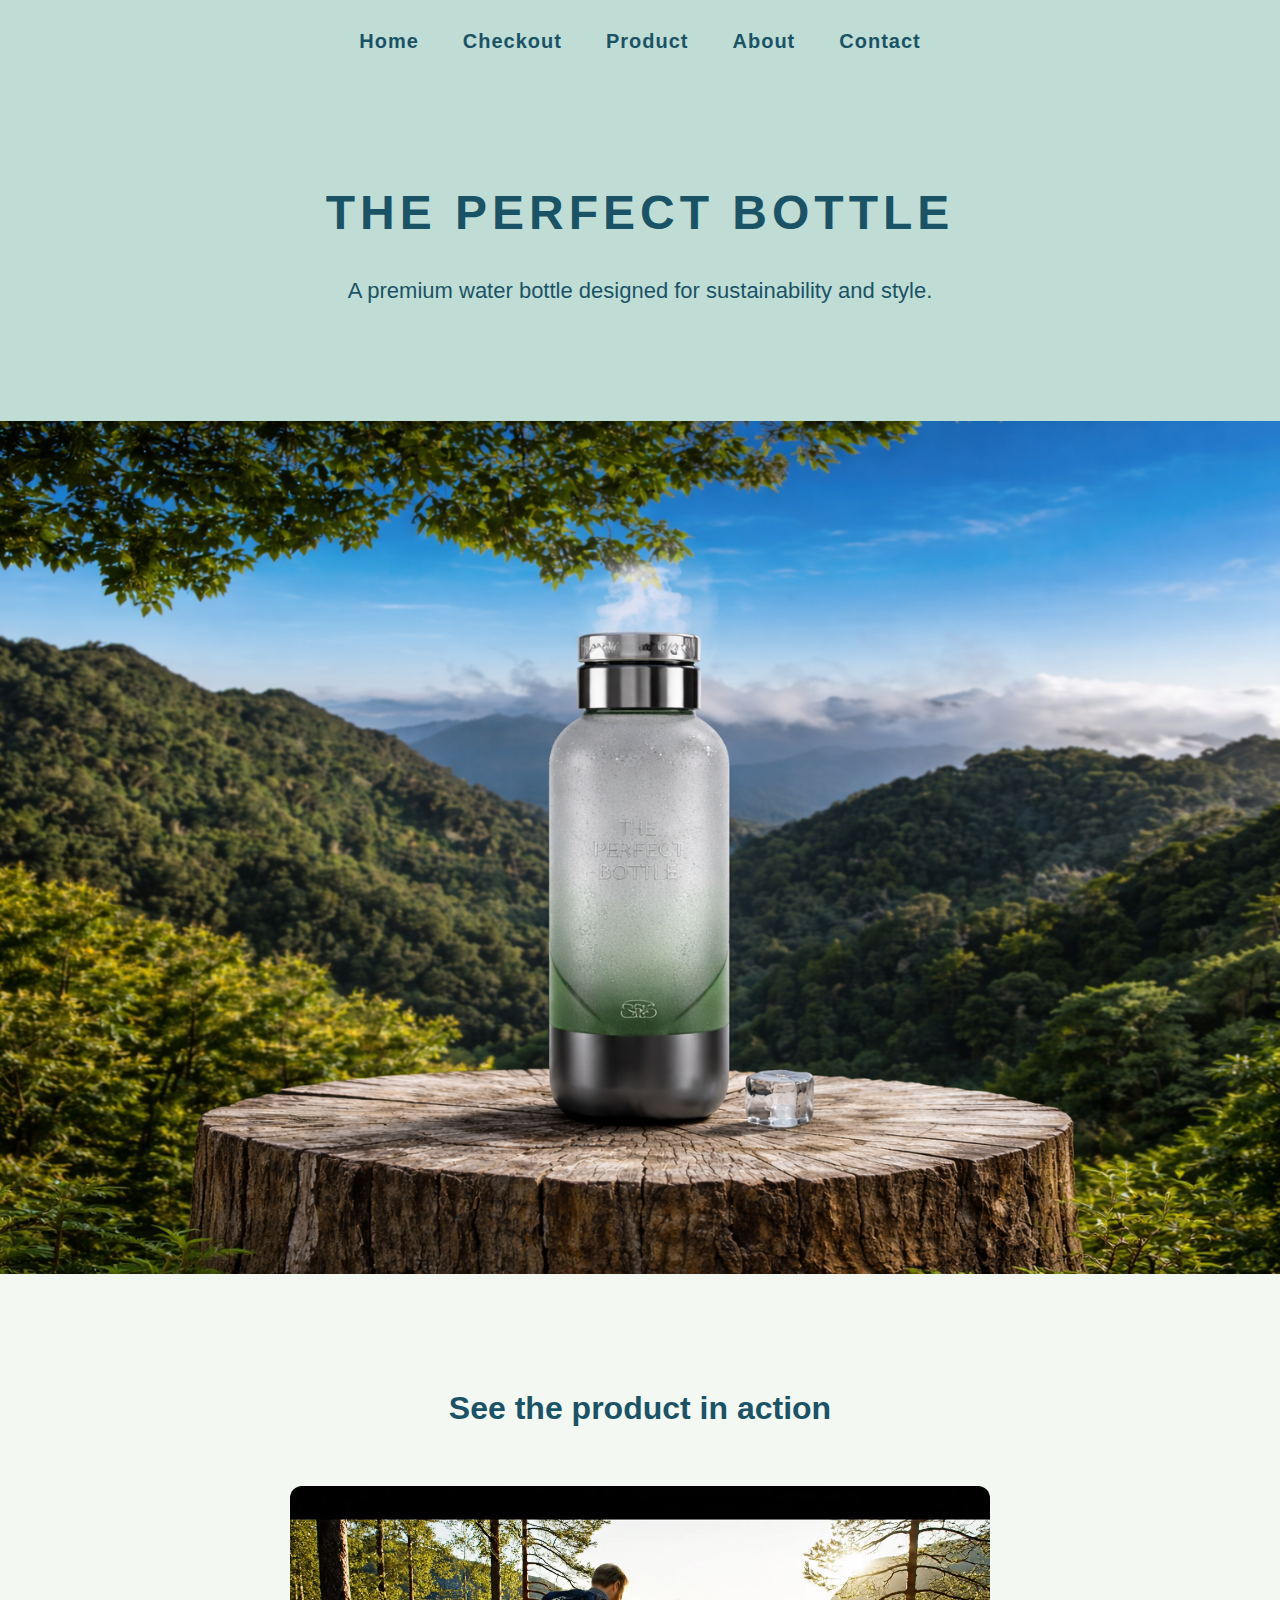
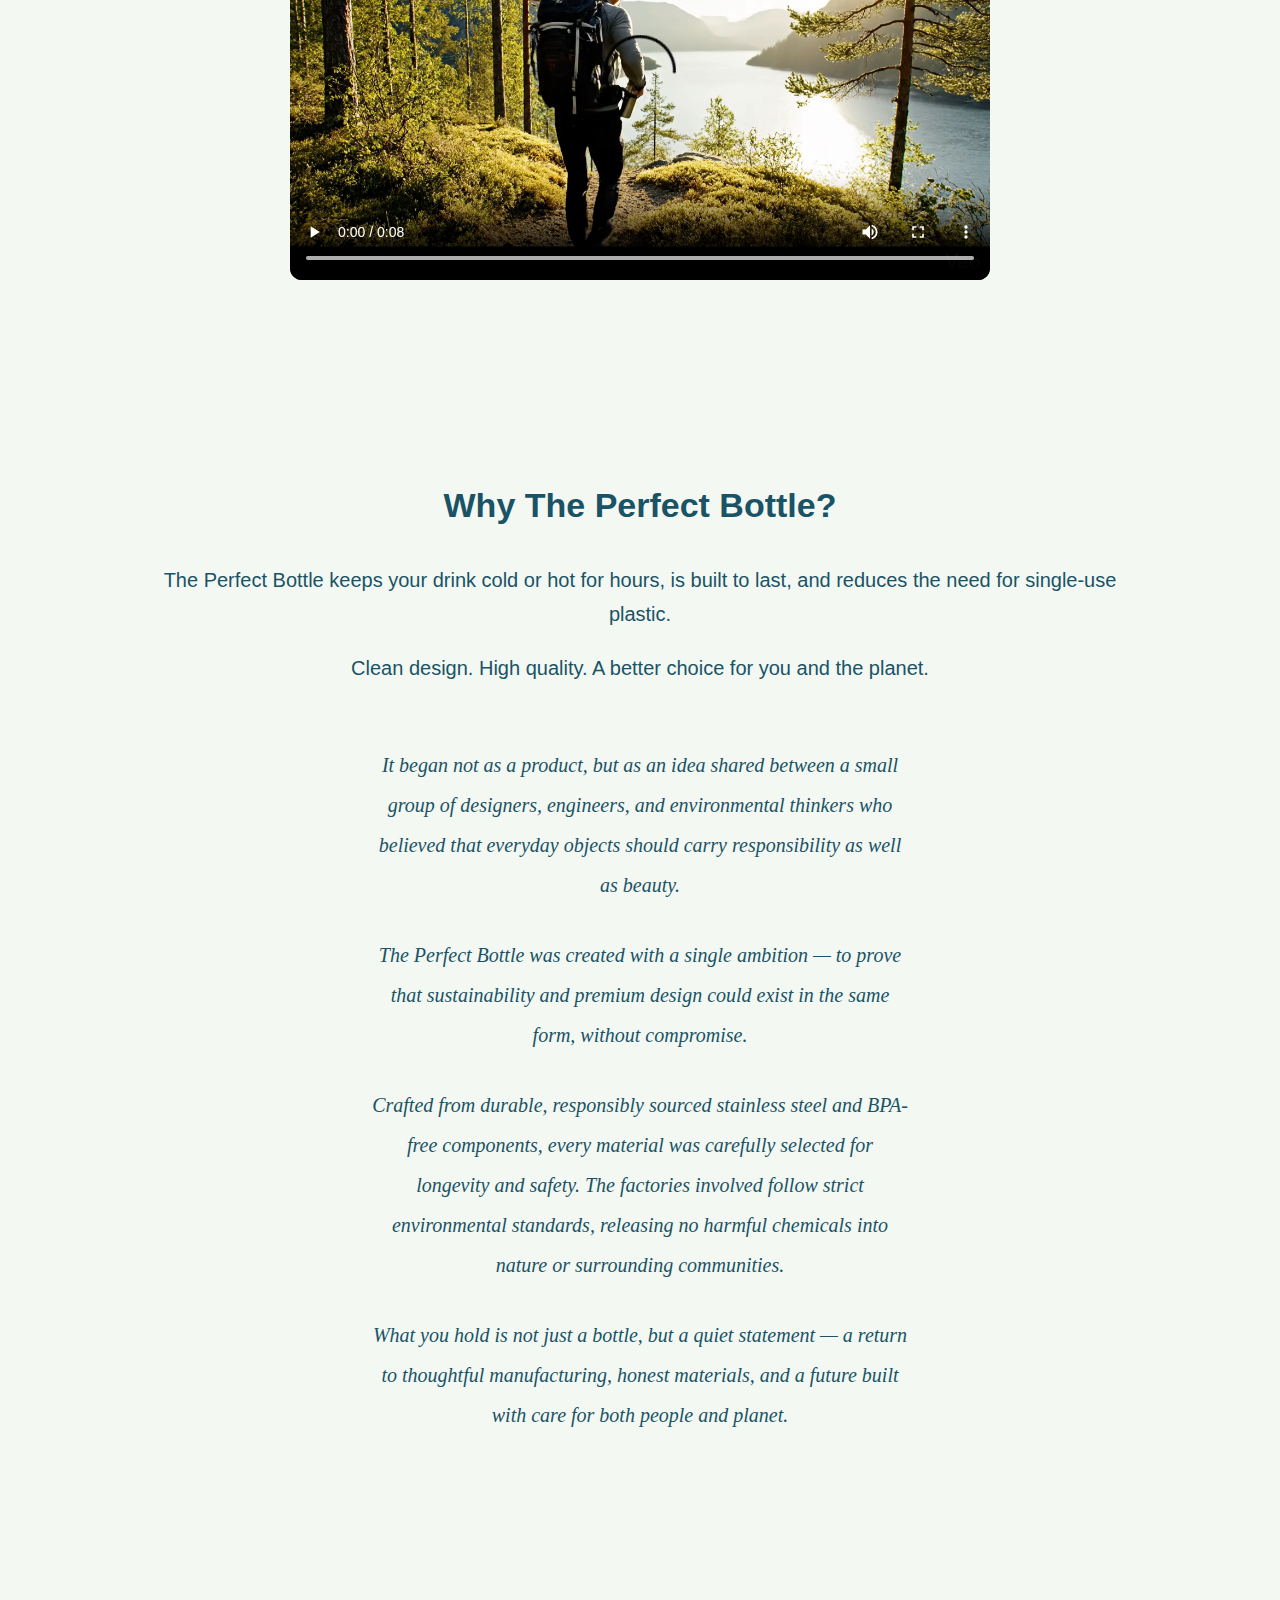
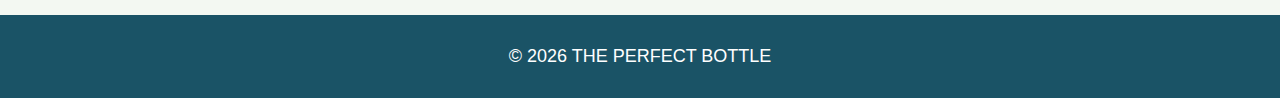
<file: index.html>
<!-- HOME HERO TEST -->

<!DOCTYPE html>
<html lang="en">
<head>
  <meta charset="UTF-8">
  <meta name="viewport" content="width=device-width, initial-scale=1.0">
  <title>THE PERFECT BOTTLE</title>
  <link rel="stylesheet" href="css/style.css">
</head>
<body>

  <header class="navbar">
    <div class="nav-inner">
      <nav>
        <a href="#">Home</a>
        <a href="#">Checkout</a>
        <a href="#">Product</a>
        <a href="#">About</a>
        <a href="#">Contact</a>
      </nav>
    </div>
  </header>

  <section class="fixed-title">
    <h1>THE PERFECT BOTTLE</h1>
    <p>A premium water bottle designed for sustainability and style.</p>
  </section>

  <section class="hero-image">
    <img src="./images/bottle.png" alt="The Perfect Bottle">
  </section>

  <section class="video-section container">
    <h2>See the product in action</h2>
    <video controls>
      <source src="./images/product-video.mp4" type="video/mp4">
    </video>
  </section>

  <section class="summary container">
    <h2>Why The Perfect Bottle?</h2>

    <p>
      The Perfect Bottle keeps your drink cold or hot for hours,
      is built to last, and reduces the need for single-use plastic.
    </p>

    <p>
      Clean design. High quality. A better choice for you and the planet.
    </p>

    <section class="heritage-story">
      <p>
        It began not as a product, but as an idea shared between a small group of
        designers, engineers, and environmental thinkers who believed that
        everyday objects should carry responsibility as well as beauty.
      </p>

      <p>
        The Perfect Bottle was created with a single ambition — to prove
        that sustainability and premium design could exist in the same form,
        without compromise.
      </p>

      <p>
        Crafted from durable, responsibly sourced stainless steel and BPA-free
        components, every material was carefully selected for longevity and
        safety. The factories involved follow strict environmental standards,
        releasing no harmful chemicals into nature or surrounding communities.
      </p>

      <p>
        What you hold is not just a bottle, but a quiet statement — a return to
        thoughtful manufacturing, honest materials, and a future built with care
        for both people and planet.
      </p>
    </section>

  </section>

  <footer>
    © 2026 THE PERFECT BOTTLE
  </footer>

</body>
</html>
</file>
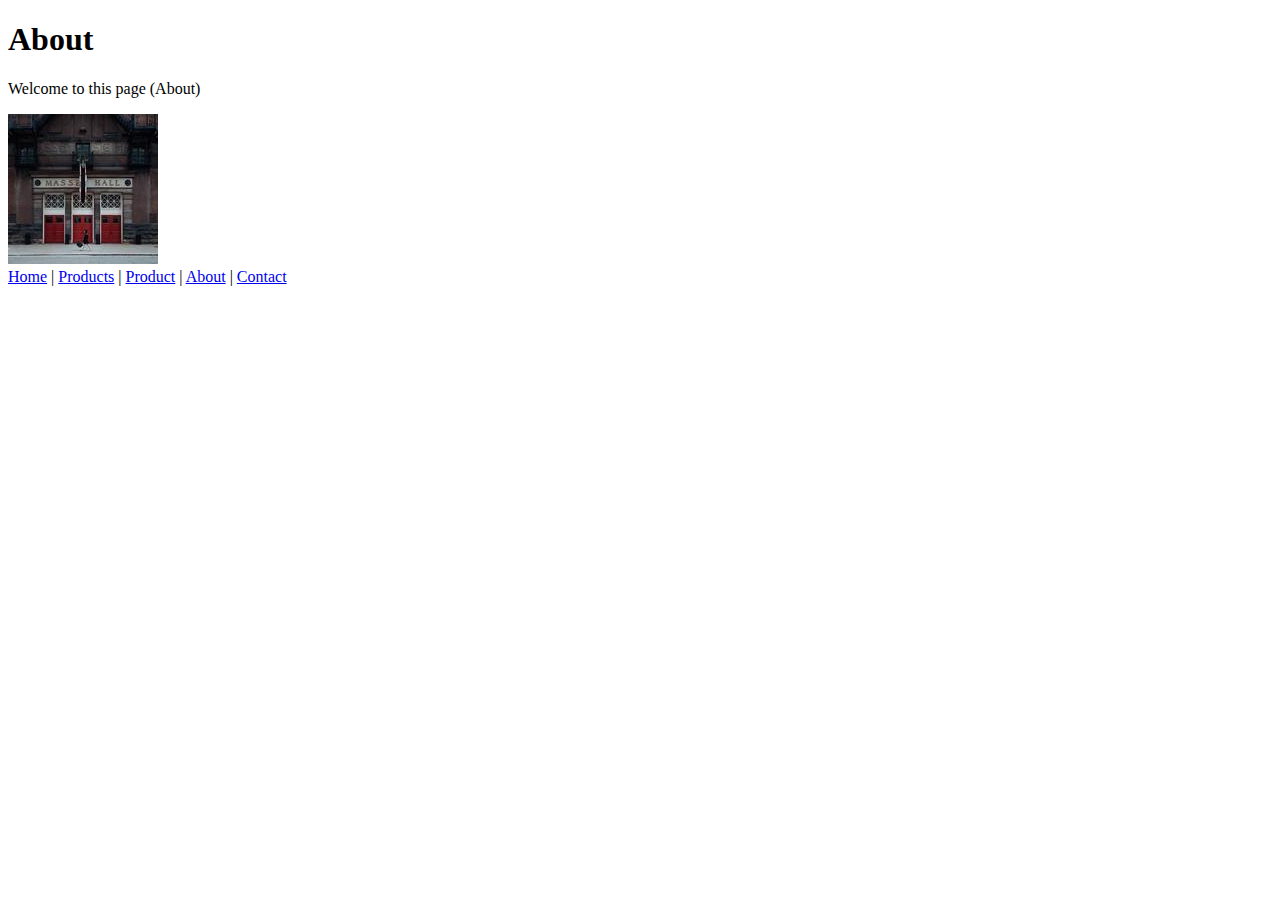
<file: about.html>
<!DOCTYPE html>
<html lang="en">
<head>
    <meta charset="UTF-8">
    <meta name="viewport" content="width=device-width, initial-scale=1.0">
    <title>About</title>
</head>
<body>
<h1>About</h1>
<p>Welcome to this page (About)</p>
<a href="https://www.google.com/imghp" target="_blank">
    <img src="images/image4.jpg" alt="Small image" width="150" height="150">
</a>
<!-- Links to all 5 pages. -->
<nav>
    <a href="index.html">Home</a> |
    <a href="products.html">Products</a> |
    <a href="product.html">Product</a> |
    <a href="about.html">About</a> |
    <a href="contact.html">Contact</a>
</nav>
</body>
</html>
</file>
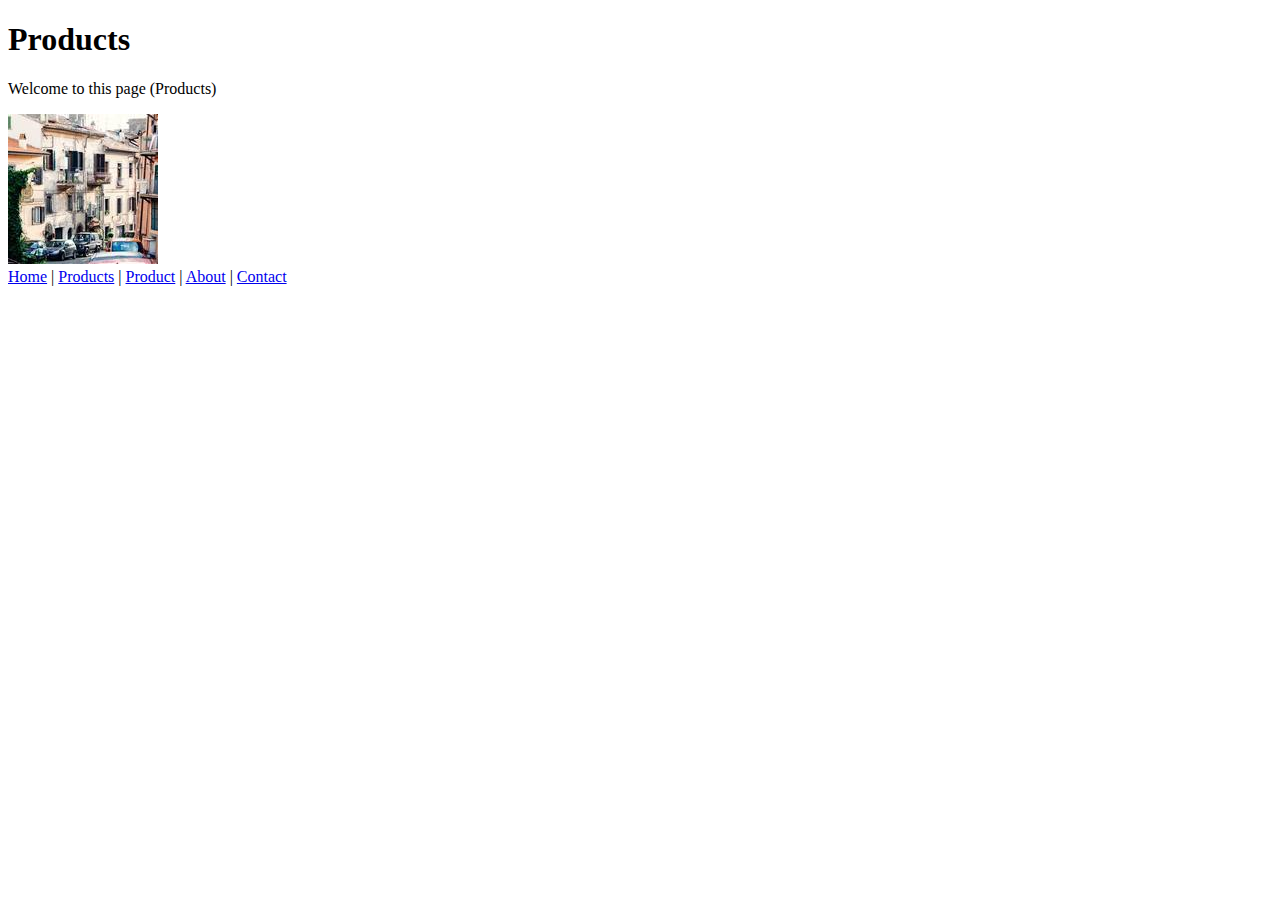
<file: checkout.html>
<!DOCTYPE html>
<html lang="en">
<head>
    <meta charset="UTF-8">
    <meta name="viewport" content="width=device-width, initial-scale=1.0">
    <title>Products</title>
</head>
<body>
<h1>Products</h1>
<p>Welcome to this page (Products)</p>
<a href="https://www.google.com/imghp" target="_blank">
    <img src="images/image2.jpg" alt="Small image" width="150" height="150">
</a>
<!-- Links to all 5 pages. -->
<nav>
    <a href="index.html">Home</a> |
    <a href="checkout.html">Products</a> |
    <a href="product.html">Product</a> |
    <a href="about.html">About</a> |
    <a href="contact.html">Contact</a>
</nav>
</body>
</html>
</file>
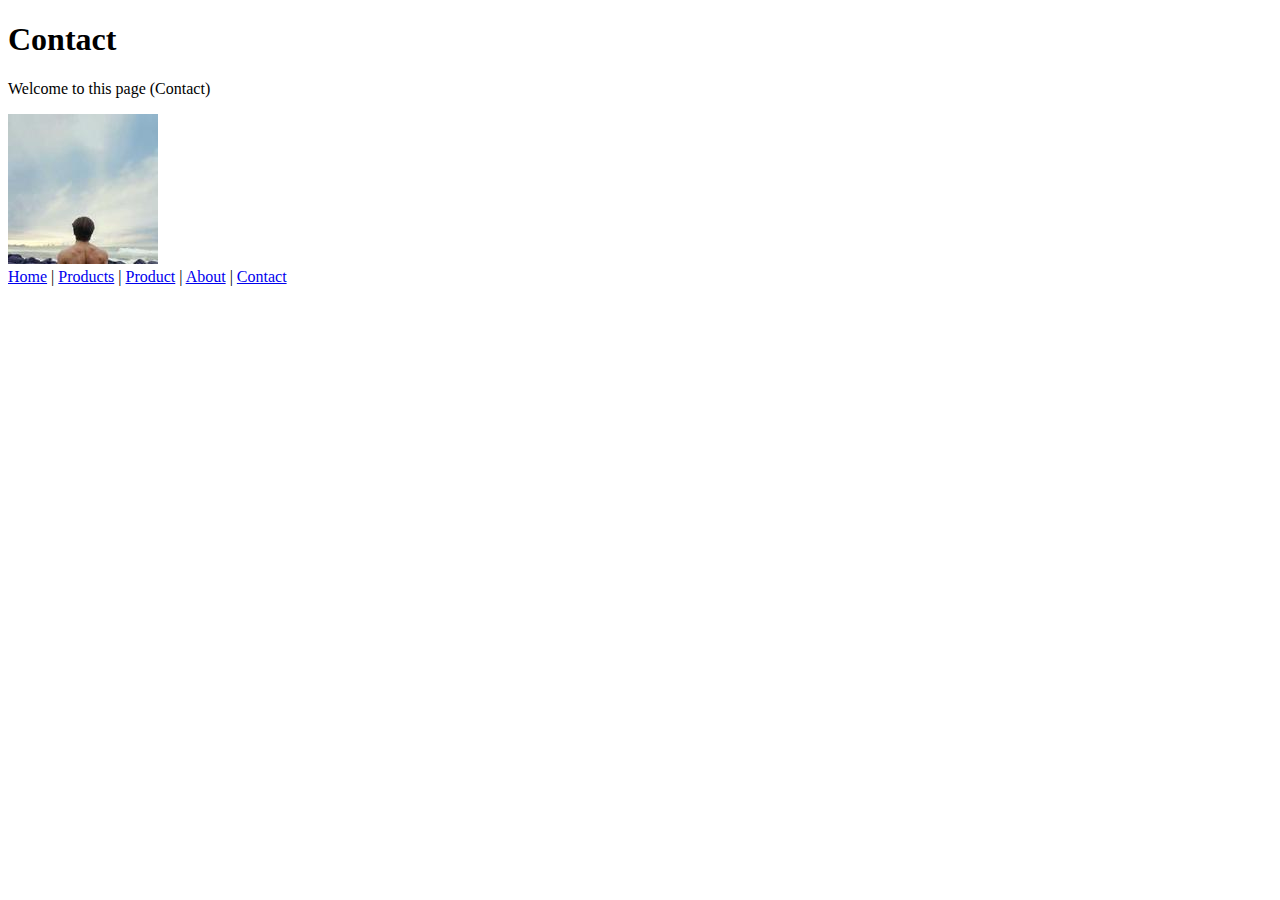
<file: contact.html>
<!DOCTYPE html>
<html lang="en">
<head>
    <meta charset="UTF-8">
    <meta name="viewport" content="width=device-width, initial-scale=1.0">
    <title>Contact</title>
</head>
<body>
<h1>Contact</h1>
<p>Welcome to this page (Contact)</p>
<a href="https://www.google.com/imghp" target="_blank">
    <img src="images/image5.jpg" alt="Small image" width="150" height="150">
</a>
<!-- Links to all 5 pages. -->
<nav>
    <a href="index.html">Home</a> |
    <a href="products.html">Products</a> |
    <a href="product.html">Product</a> |
    <a href="about.html">About</a> |
    <a href="contact.html">Contact</a>
</nav>
</body>
</html>
</file>
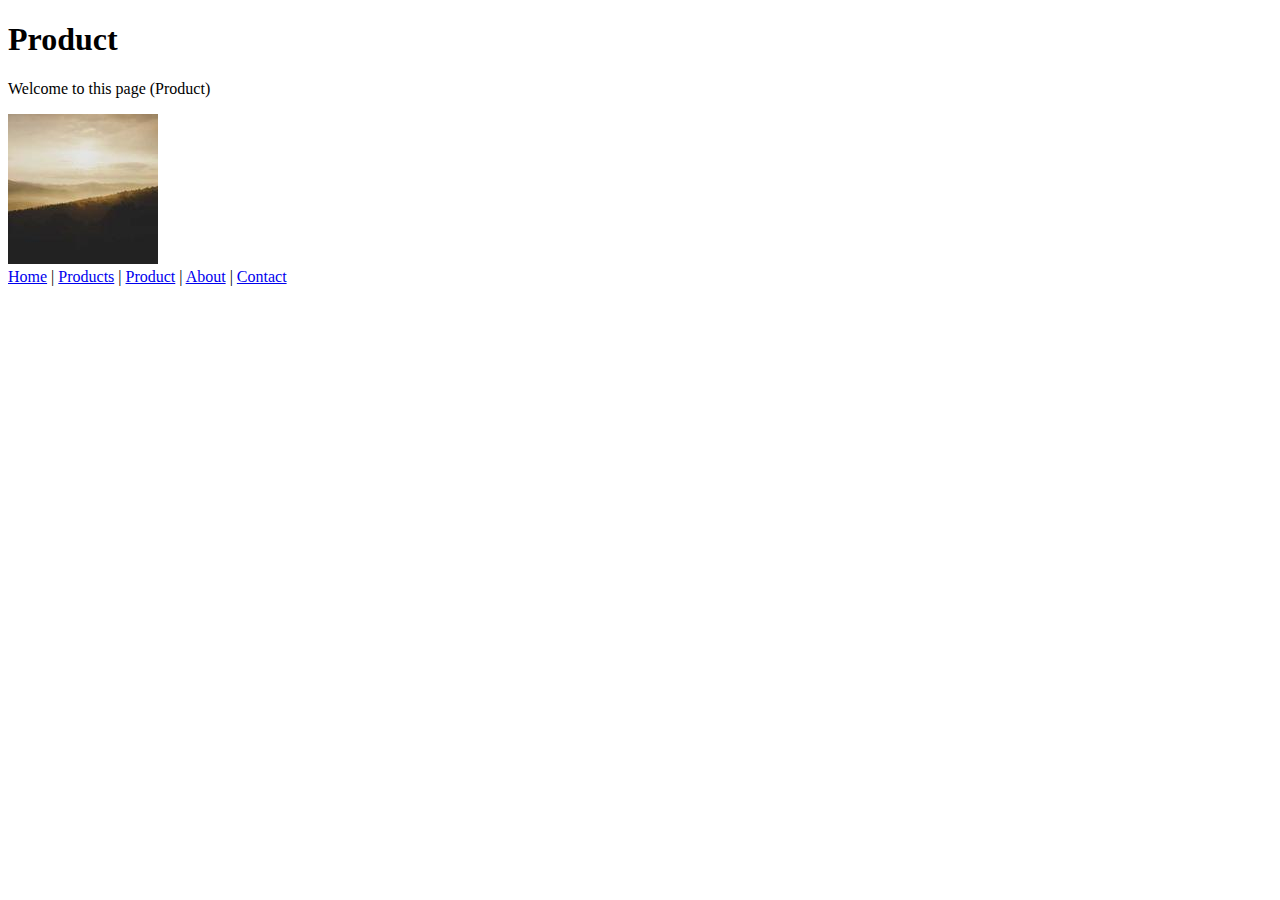
<file: product.html>
<!DOCTYPE html>
<html lang="en">
<head>
    <meta charset="UTF-8">
    <meta name="viewport" content="width=device-width, initial-scale=1.0">
    <title>Product</title>
</head>
<body>
<h1>Product</h1>
<p>Welcome to this page (Product)</p>
<a href="https://www.google.com/imghp" target="_blank">
    <img src="images/image3.jpg" alt="Small image" width="150" height="150">
</a>
<!-- Links to all 5 pages. -->
<nav>
    <a href="index.html">Home</a> |
    <a href="products.html">Products</a> |
    <a href="product.html">Product</a> |
    <a href="about.html">About</a> |
    <a href="contact.html">Contact</a>
</nav>
</body>
</html>
</file>
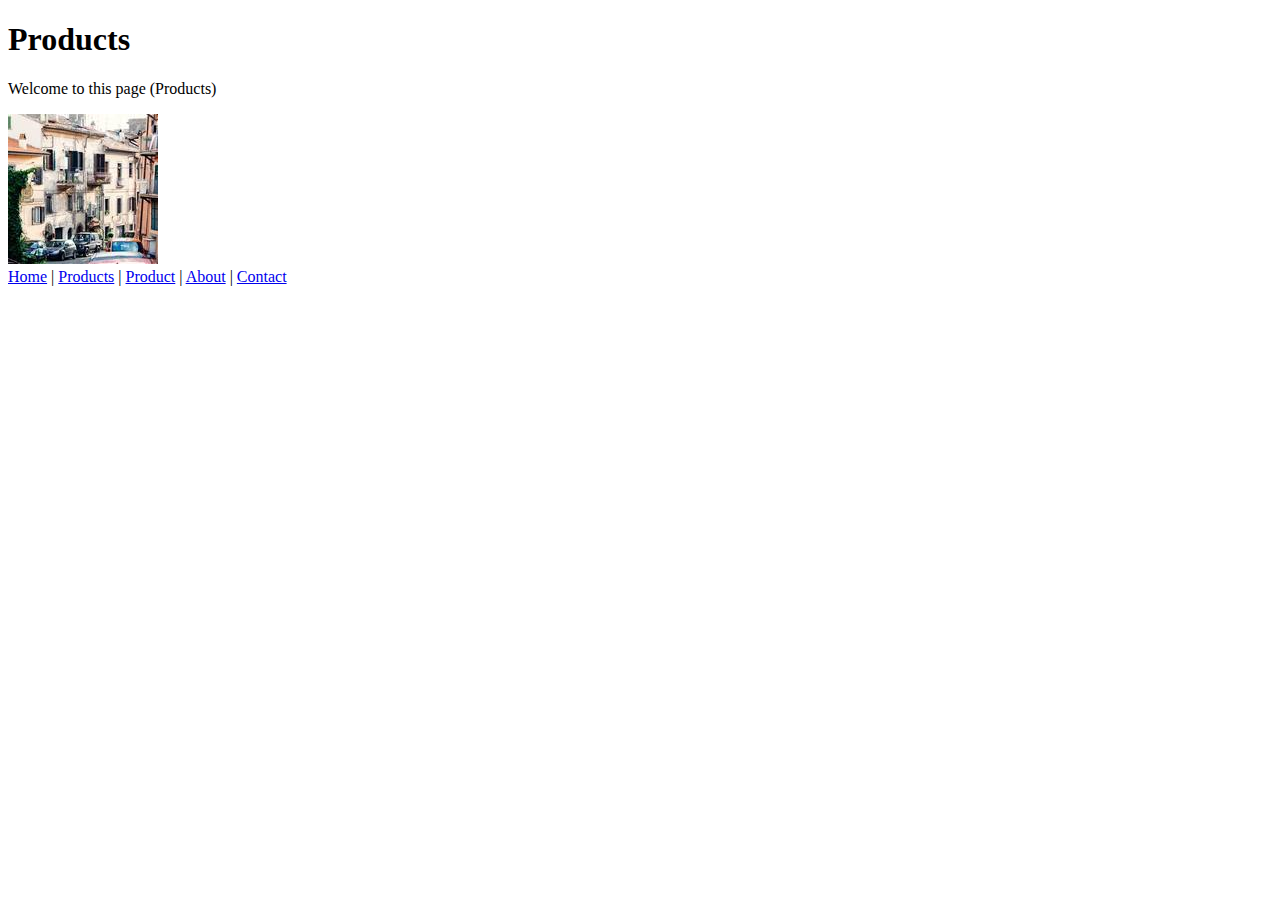
<file: products.html>
<!DOCTYPE html>
<html lang="en">
<head>
    <meta charset="UTF-8">
    <meta name="viewport" content="width=device-width, initial-scale=1.0">
    <title>Products</title>
</head>
<body>
<h1>Products</h1>
<p>Welcome to this page (Products)</p>
<a href="https://www.google.com/imghp" target="_blank">
    <img src="images/image2.jpg" alt="Small image" width="150" height="150">
</a>
<!-- Links to all 5 pages. -->
<nav>
    <a href="index.html">Home</a> |
    <a href="products.html">Products</a> |
    <a href="product.html">Product</a> |
    <a href="about.html">About</a> |
    <a href="contact.html">Contact</a>
</nav>
</body>
</html>
</file>
<file: css/style.css>
:root{
  --dark:#1A5366;
  --light:#F3F8F2;
  --accent:#BFDDD5;
}

*{
  box-sizing:border-box;
}

body{
  margin:0;
  font-family:Arial, Helvetica, sans-serif;
  font-size:18px;
  line-height:1.7;
  color:var(--dark);
  background:var(--light);
}

/* ================= NAV ================= */
.navbar{
  background:var(--accent);
  position:sticky;
  top:0;
  z-index:1000;
}

.nav-inner{
  max-width:1200px;
  margin:0 auto;
  padding:24px 20px;

  display:grid;
  grid-template-columns: 1fr auto 1fr;
  align-items:center;
}

/* MENY I MITTEN */
nav{
  grid-column:2;
  display:flex;
  justify-content:center;
}

nav a{
  margin:0 22px;
  text-decoration:none;
  color:var(--dark);
  font-weight:600;
  font-size:20px;
  letter-spacing:1px;
  position:relative;
}

nav a::after{
  content:"";
  position:absolute;
  left:0;
  bottom:-6px;
  width:0;
  height:2px;
  background:var(--dark);
  transition:width 0.3s ease;
}

nav a:hover::after{
  width:100%;
}

/* IKONER TILL HÖGER */
.nav-icons{
  grid-column:3;
  display:flex;
  justify-content:flex-end;
  align-items:center;
  gap:16px;
}

.nav-icons a{
  width:42px;
  height:42px;
  border:2px solid white;
  border-radius:50%;
  display:flex;
  align-items:center;
  justify-content:center;
  color:white;
  text-decoration:none;
  font-size:16px;
  transition:all 0.3s ease;
}

.nav-icons a:hover{
  background:white;
  color:var(--dark);
}

.divider{
  width:1px;
  height:28px;
  background:white;
  margin:0 6px;
}

/* ================= FIXED TITLE ================= */
.fixed-title{
  background:var(--accent);
  text-align:center;
  padding:90px 20px;
  position:sticky;
  top:70px;
  z-index:500;
}

.fixed-title h1{
  margin:0;
  font-size:48px;
  letter-spacing:5px;
}

.fixed-title p{
  margin-top:18px;
  font-size:22px;
}

/* ================= HERO IMAGE ================= */
.hero-image{
  width:100%;
}

.hero-image img{
  width:100%;
  height:auto;
  display:block;
}

/* ================= CONTAINER ================= */
.container{
  max-width:1000px;
  margin:0 auto;
  padding:80px 20px;
  text-align:center;
}

/* ================= VIDEO ================= */
.video-section h2{
  font-size:32px;
}

.video-section video{
  width:100%;
  max-width:700px;
  border-radius:12px;
  margin-top:24px;
}

/* ================= SUMMARY ================= */
.summary h2{
  font-size:34px;
}

.summary p{
  font-size:20px;
}

/* ================= HERITAGE STORY ================= */
.heritage-story{
  max-width:560px;
  margin:60px auto 0;
  padding:0 10px;

  font-style:italic;
  font-size:19px;
  line-height:2;

  color:var(--dark);
  font-family:"Georgia","Times New Roman",serif;
}

.heritage-story p{
  margin-bottom:30px;
}

/* ================= FOOTER ================= */
footer{
  background:var(--dark);
  color:white;
  text-align:center;
  padding:26px;
  margin-top:70px;
  font-size:18px;
}
</file>
